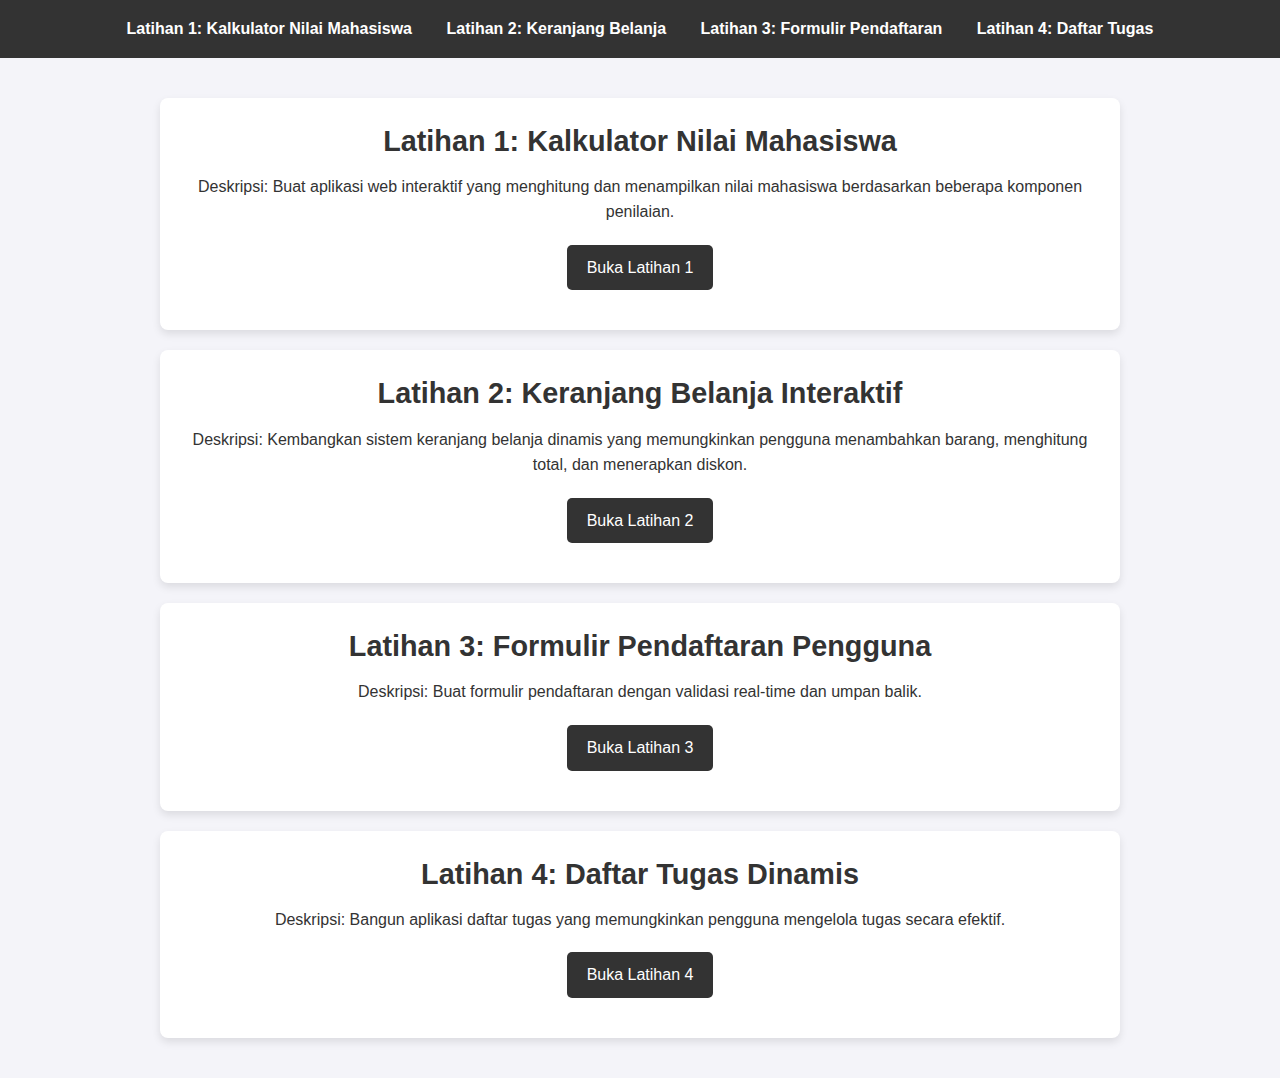
<file: index.html>
<!DOCTYPE html>
<html lang="en">
<head>
    <meta charset="UTF-8">
    <meta name="viewport" content="width=device-width, initial-scale=1.0">
    <title>Latihan Pemrograman JavaScript</title>
    <link rel="stylesheet" href="style.css">
</head>
<body>

    <nav>
        <a href="#latihan1">Latihan 1: Kalkulator Nilai Mahasiswa</a>
        <a href="#latihan2">Latihan 2: Keranjang Belanja</a>
        <a href="#latihan3">Latihan 3: Formulir Pendaftaran</a>
        <a href="#latihan4">Latihan 4: Daftar Tugas</a>
    </nav>

    <div class="container">
        <div class="content" id="latihan1">
            <h1>Latihan 1: Kalkulator Nilai Mahasiswa</h1>
            <p>Deskripsi: Buat aplikasi web interaktif yang menghitung dan menampilkan nilai mahasiswa berdasarkan beberapa komponen penilaian.</p>
            <p><a href="latihan1.html">Buka Latihan 1</a></p>
        </div>

        <div class="content" id="latihan2">
            <h1>Latihan 2: Keranjang Belanja Interaktif</h1>
            <p>Deskripsi: Kembangkan sistem keranjang belanja dinamis yang memungkinkan pengguna menambahkan barang, menghitung total, dan menerapkan diskon.</p>
            <p><a href="latihan2.html">Buka Latihan 2</a></p>
        </div>

        <div class="content" id="latihan3">
            <h1>Latihan 3: Formulir Pendaftaran Pengguna</h1>
            <p>Deskripsi: Buat formulir pendaftaran dengan validasi real-time dan umpan balik.</p>
            <p><a href="latihan3.html">Buka Latihan 3</a></p>
        </div>

        <div class="content" id="latihan4">
            <h1>Latihan 4: Daftar Tugas Dinamis</h1>
            <p>Deskripsi: Bangun aplikasi daftar tugas yang memungkinkan pengguna mengelola tugas secara efektif.</p>
            <p><a href="latihan4.html">Buka Latihan 4</a></p>
        </div>
    </div>

</body>
</html>
</file>
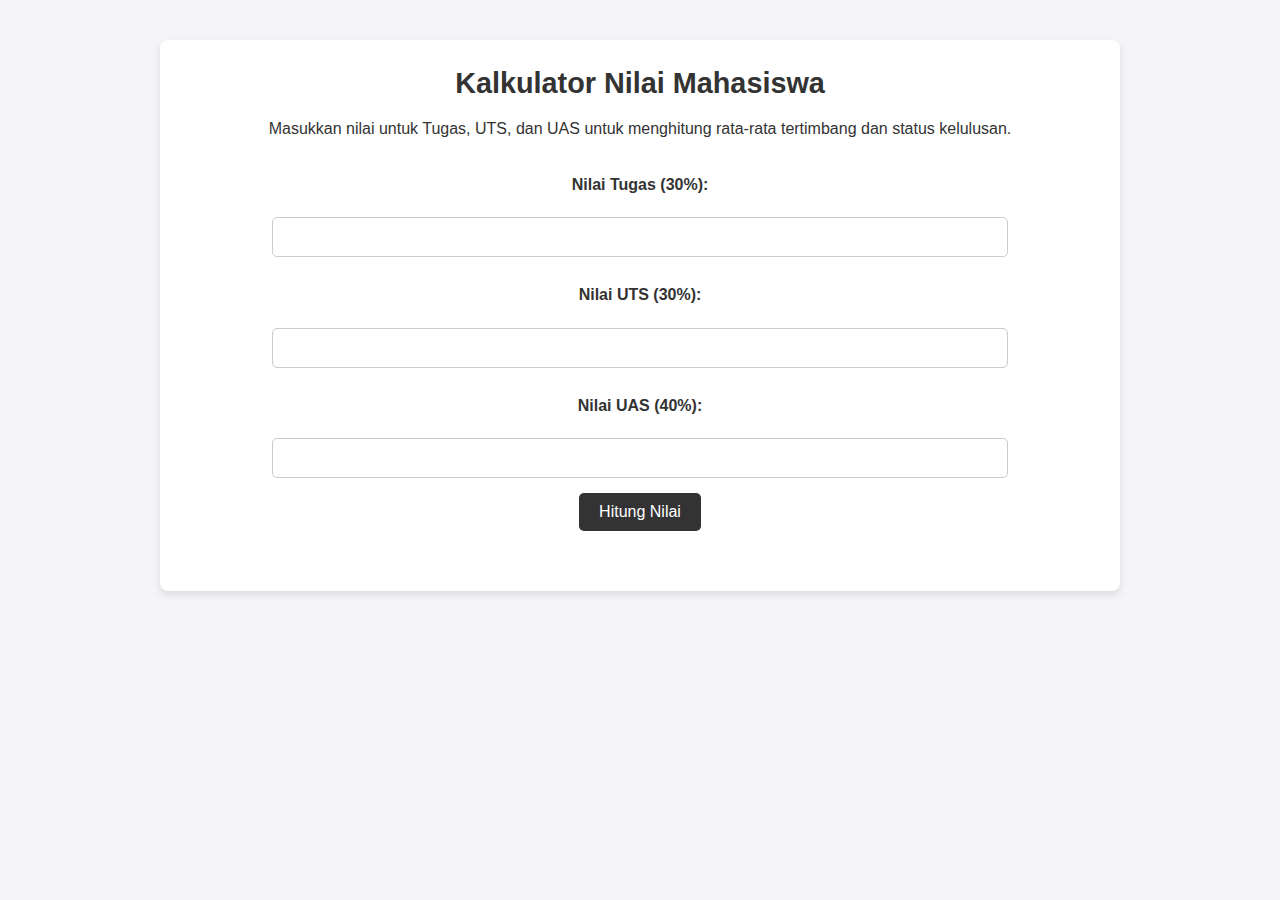
<file: latihan1.html>
<!DOCTYPE html>
<html lang="en">
<head>
    <meta charset="UTF-8">
    <meta name="viewport" content="width=device-width, initial-scale=1.0">
    <title>Latihan 1: Kalkulator Nilai Mahasiswa</title>
    <link rel="stylesheet" href="style.css">
    <style>
        .result {
            margin-top: 20px;
            padding: 10px;
            font-weight: bold;
        }
        .pass {
            color: green;
        }
        .fail {
            color: red;
        }
        label, input {
            display: block;
            margin: 10px 0;
        }
    </style>
</head>
<body>

    <div class="container">
        <div class="content">
            <h1>Kalkulator Nilai Mahasiswa</h1>
            <p>Masukkan nilai untuk Tugas, UTS, dan UAS untuk menghitung rata-rata tertimbang dan status kelulusan.</p>

            <form id="gradeForm">
                <label for="assignment">Nilai Tugas (30%):</label>
                <input type="number" id="assignment" min="0" max="100" required>

                <label for="midExam">Nilai UTS (30%):</label>
                <input type="number" id="midExam" min="0" max="100" required>

                <label for="finalExam">Nilai UAS (40%):</label>
                <input type="number" id="finalExam" min="0" max="100" required>

                <button type="button" onclick="calculateGrade()">Hitung Nilai</button>
            </form>

            <div id="result" class="result"></div>
        </div>
    </div>

    <script>
        function calculateGrade() {
            // Mendapatkan nilai input
            const assignmentScore = parseFloat(document.getElementById("assignment").value);
            const midExamScore = parseFloat(document.getElementById("midExam").value);
            const finalExamScore = parseFloat(document.getElementById("finalExam").value);

            // Validasi input antara 0 dan 100
            if (isNaN(assignmentScore) || isNaN(midExamScore) || isNaN(finalExamScore) ||
                assignmentScore < 0 || assignmentScore > 100 ||
                midExamScore < 0 || midExamScore > 100 ||
                finalExamScore < 0 || finalExamScore > 100) {
                alert("Masukkan nilai valid antara 0 dan 100 untuk semua komponen.");
                return;
            }

            // Persentase bobot
            const assignmentWeight = 0.3;
            const midExamWeight = 0.3;
            const finalExamWeight = 0.4;

            // Menghitung nilai rata-rata tertimbang
            let weightedAverage = (assignmentScore * assignmentWeight) +
                                  (midExamScore * midExamWeight) +
                                  (finalExamScore * finalExamWeight);

            // Menentukan nilai huruf dan status lulus/gagal
            let grade, status;
            if (weightedAverage >= 90) {
                grade = 'A';
            } else if (weightedAverage >= 80) {
                grade = 'B';
            } else if (weightedAverage >= 70) {
                grade = 'C';
            } else if (weightedAverage >= 60) {
                grade = 'D';
            } else {
                grade = 'E';
            }

            if (weightedAverage >= 60) {
                status = `<span class="pass">Lulus</span>`;
            } else {
                status = `<span class="fail">Gagal</span>`;
            }

            // Menampilkan hasil
            document.getElementById("result").innerHTML = `
                <p>Nilai Rata-rata Tertimbang: ${weightedAverage.toFixed(2)}</p>
                <p>Nilai Huruf: ${grade}</p>
                <p>Status: ${status}</p>
            `;
        }
    </script>
</body>
</html>
</file>
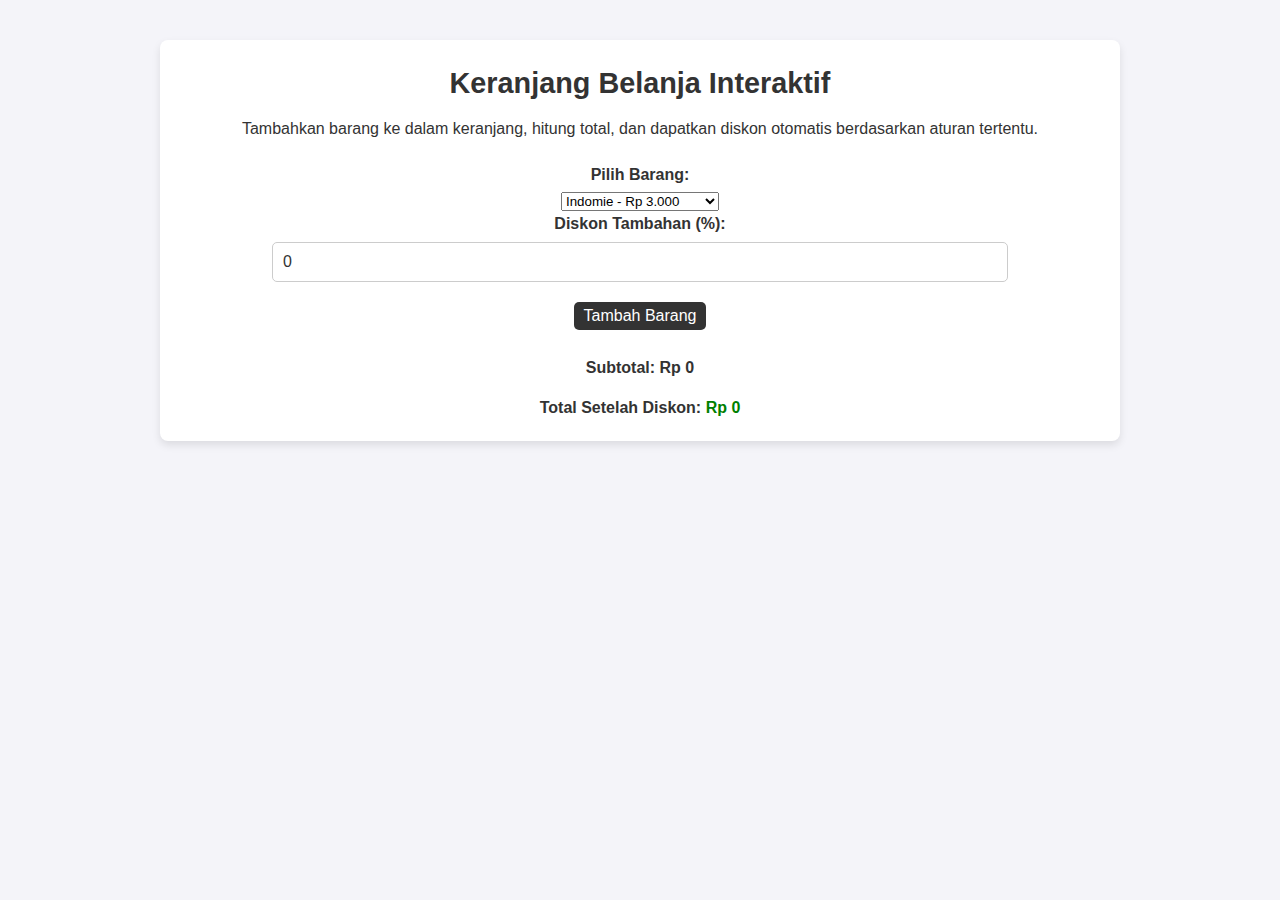
<file: latihan2.html>
<!DOCTYPE html>
<html lang="en">
<head>
    <meta charset="UTF-8">
    <meta name="viewport" content="width=device-width, initial-scale=1.0">
    <title>Latihan 2: Keranjang Belanja Interaktif</title>
    <link rel="stylesheet" href="style.css">
    <style>
        .item-list {
            margin: 20px 0;
        }
        .item {
            display: flex;
            justify-content: space-between;
            margin: 5px 0;
        }
        .subtotal, .total {
            margin-top: 15px;
            font-weight: bold;
        }
        .discount {
            color: green;
        }
        .error {
            color: red;
        }
        button {
            margin: 5px;
            padding: 5px 10px;
            background-color: #333;
            color: #fff;
            border: none;
            border-radius: 5px;
            cursor: pointer;
            transition: background-color 0.3s;
        }
        button:hover {
            background-color: #ffcc00;
        }
    </style>
</head>
<body>

    <div class="container">
        <div class="content">
            <h1>Keranjang Belanja Interaktif</h1>
            <p>Tambahkan barang ke dalam keranjang, hitung total, dan dapatkan diskon otomatis berdasarkan aturan tertentu.</p>

            <form id="itemForm">
                <label for="itemSelect">Pilih Barang:</label>
                <select id="itemSelect">
                    <option value="Indomie,3000">Indomie - Rp 3.000</option>
                    <option value="Beras 3kg,50000">Beras 3kg - Rp 50.000</option>
                    <option value="Gas LPG,150000">Gas LPG - Rp 150.000</option>
                    <option value="Hotwheels,30000">Hotwheels - Rp 30.000</option>
                    <option value="Permen,2000">Permen - Rp 2.000</option>
                    <option value="Baju Kaos,75000">Baju Kaos - Rp 75.000</option>
                    <option value="Ciki,5000">Ciki - Rp 5.000</option>
                    <option value="Susu,25000">Susu - Rp 25.000</option>
                </select>

                <label for="extraDiscount">Diskon Tambahan (%):</label>
                <input type="number" id="extraDiscount" min="0" max="100" value="0">
                
                <button type="button" onclick="addItem()">Tambah Barang</button>
            </form>

            <div class="item-list" id="itemList"></div>

            <div class="subtotal" id="subtotal">Subtotal: Rp 0</div>
            <div class="total" id="total">Total Setelah Diskon: Rp 0</div>
        </div>
    </div>

    <script>
        // Daftar barang dalam keranjang
        let items = [];

        function displayItems() {
            const itemList = document.getElementById("itemList");
            itemList.innerHTML = "";

            items.forEach((item, index) => {
                const itemDiv = document.createElement("div");
                itemDiv.className = "item";
                itemDiv.innerHTML = `
                    <span>${item.name} - Rp ${item.price.toLocaleString()}</span>
                    <button onclick="removeItem(${index})">Hapus</button>
                `;
                itemList.appendChild(itemDiv);
            });

            calculateTotal();
        }

        function addItem() {
            const selectedItem = document.getElementById("itemSelect").value.split(",");
            const itemName = selectedItem[0];
            const itemPrice = parseFloat(selectedItem[1]);

            items.push({ name: itemName, price: itemPrice });
            displayItems();
        }

        function removeItem(index) {
            items.splice(index, 1);
            displayItems();
        }

        function calculateTotal() {
            let subtotal = items.reduce((total, item) => total + item.price, 0);
            let discount = 0;

            // Terapkan diskon otomatis berdasarkan subtotal
            if (subtotal > 2000000) {
                discount = 0.15;
            } else if (subtotal > 1000000) {
                discount = 0.10;
            }

            // Tambahan diskon 5% untuk lebih dari 5 barang
            if (items.length > 5) {
                discount += 0.05;
            }

            // Diskon tambahan yang diinput oleh pengguna
            const extraDiscount = parseFloat(document.getElementById("extraDiscount").value) || 0;
            discount += extraDiscount / 100;

            const totalAfterDiscount = subtotal * (1 - discount);
            document.getElementById("subtotal").textContent = `Subtotal: Rp ${subtotal.toLocaleString()}`;
            document.getElementById("total").innerHTML = `Total Setelah Diskon: <span class="discount">Rp ${totalAfterDiscount.toLocaleString()}</span>`;
        }

        // Tampilkan daftar barang saat halaman dimuat
        displayItems();
    </script>

</body>
</html>
</file>
<file: style.css>
/* Global Styles */
* {
    box-sizing: border-box;
    margin: 0;
    padding: 0;
}

body {
    font-family: Arial, sans-serif;
    background-color: #f4f4f9;
    color: #333;
    line-height: 1.6;
}

.container {
    max-width: 1000px;
    margin: auto;
    padding: 20px;
}

/* Navigation Bar */
nav {
    background-color: #333;
    color: #fff;
    padding: 1em;
    text-align: center;
}

nav a {
    color: #fff;
    margin: 0 15px;
    text-decoration: none;
    font-weight: bold;
    transition: color 0.3s;
}

nav a:hover {
    color: #ffcc00;
}

/* Content Section */
.content {
    background-color: #fff;
    padding: 20px;
    margin: 20px 0;
    border-radius: 8px;
    box-shadow: 0 4px 8px rgba(0, 0, 0, 0.1);
    text-align: center;
}

.content h1 {
    color: #333;
    margin-bottom: 10px;
    font-size: 1.8em;
}

.content p {
    margin-bottom: 20px;
}

.content a {
    display: inline-block;
    text-decoration: none;
    background-color: #333;
    color: #fff;
    padding: 10px 20px;
    border-radius: 5px;
    transition: background-color 0.3s;
}

.content a:hover {
    background-color: #ffcc00;
}

/* Responsive Design */
@media (max-width: 768px) {
    nav {
        padding: 10px;
    }

    nav a {
        margin: 0 10px;
        font-size: 14px;
    }

    .content h1 {
        font-size: 1.5em;
    }

    .content p {
        font-size: 0.9em;
    }
}

/* Style khusus untuk halaman kalkulator nilai */
form {
    display: flex;
    flex-direction: column;
    align-items: center;
    margin-top: 20px;
}

label {
    font-weight: bold;
    margin-bottom: 5px;
    color: #333;
}

input[type="number"] {
    width: 80%;
    padding: 10px;
    margin-bottom: 15px;
    border: 1px solid #ccc;
    border-radius: 5px;
    font-size: 1em;
    color: #333;
}

button {
    padding: 10px 20px;
    background-color: #333;
    color: #fff;
    border: none;
    border-radius: 5px;
    cursor: pointer;
    font-size: 1em;
    transition: background-color 0.3s;
}

button:hover {
    background-color: #ffcc00;
}

/* Style untuk hasil perhitungan */
.result {
    margin-top: 20px;
    padding: 15px;
    font-weight: bold;
    font-size: 1.2em;
    border-radius: 5px;
}

.pass {
    color: green;
}

.fail {
    color: red;
}

/* Responsive form untuk mobile */
@media (max-width: 768px) {
    input[type="number"] {
        width: 100%;
    }
}
</file>
